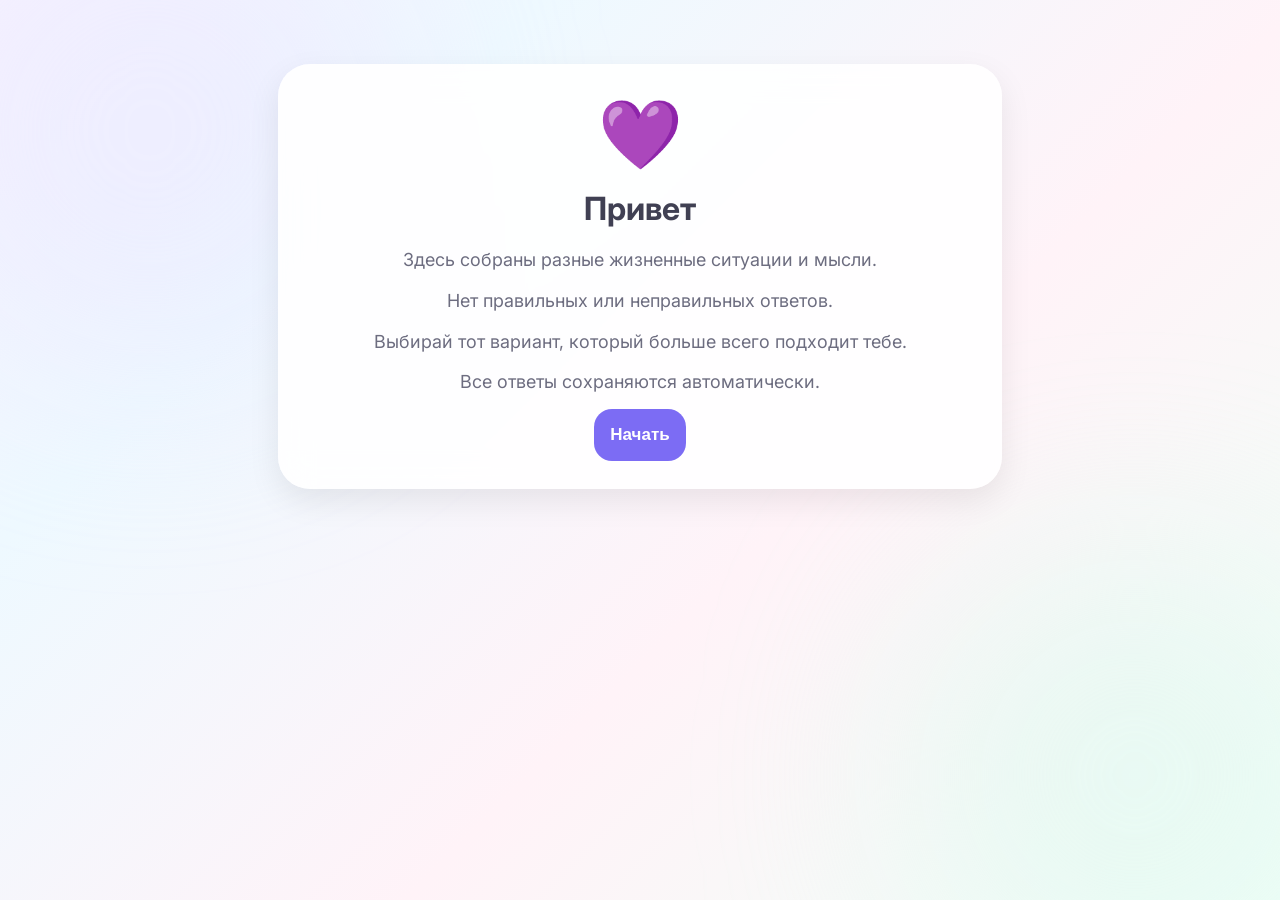
<file: index2.html>
<!doctype html>
<html lang="ru">
  <head>
    <meta charset="UTF-8" />
    <meta
      name="viewport"
      content="width=device-width, initial-scale=1.0, maximum-scale=1.0"
    />

    <title>Небольшой опрос EDI-2 💜</title>

    <meta name="description" content="Небольшой анонимный опрос 2" />

    <meta name="theme-color" content="#E9E4FF" />

    <link rel="preconnect" href="https://fonts.googleapis.com" />
    <link rel="preconnect" href="https://fonts.gstatic.com" crossorigin />

    <link
      href="https://fonts.googleapis.com/css2?family=Inter:wght@400;500;600;700&display=swap"
      rel="stylesheet"
    />

    <link rel="stylesheet" href="style.css" />
  </head>

  <body>
    <div class="background-gradient"></div>

  
    <main id="app">
      <!-- Экран приветствия -->
      <section id="welcome-screen" class="screen active">
        <div class="card welcome-card">
          <div class="welcome-icon">💜</div>

          <h1>Привет</h1>

          <p class="welcome-text">
            Здесь собраны разные жизненные ситуации и мысли.
          </p>

          <p class="welcome-text">Нет правильных или неправильных ответов.</p>

          <p class="welcome-text">
            Выбирай тот вариант, который больше всего подходит тебе.
          </p>

          <p class="welcome-text">Все ответы сохраняются автоматически.</p>

          <button id="start-btn" class="primary-btn" onclick="render()">Начать</button>
        </div>
      </section>

      <!-- Экран опроса -->
      <section id="survey-screen" class="screen">
        <div class="survey-container">
          <div class="top-panel">
            <div class="progress-header">
              <span id="question-counter"> Вопрос 1 из 63 </span>

              <span id="save-indicator"> ✓ Сохранено </span>
            </div>

            <div class="progress-track">
              <div id="progress-bar" class="progress-bar"></div>
            </div>
          </div>

          <div id="support-message" class="support-message hidden"></div>

          <div id="question-card" class="card question-card">
            <div class="question-illustration">🌱</div>

            <div id="question-text" class="question-text">Загрузка...</div>
          </div>

          <div class="answers">
            <button class="answer-btn answer-soft" data-value="1">
              😌 Никогда 
            </button>

            <button class="answer-btn answer-soft" data-value="2">
              😌 Редко
            </button>

            <button class="answer-btn answer-medium" data-value="3">
              🙂 Иногда
            </button>

            <button class="answer-btn answer-medium" data-value="4">
              🙂 Часто
            </button>

            <button class="answer-btn answer-strong" data-value="5">
              😟 Обычно 
            </button>

            <button class="answer-btn answer-strong" data-value="6">
              😟 Всегда
            </button>
          </div>

          <div class="navigation">
            <button id="back-btn" class="secondary-btn">Назад</button>

            <button id="next-btn" class="primary-btn">Далее</button>
          </div>
        </div>
      </section>

      <!-- Экран завершения -->
      <section id="finish-screen" class="screen">
        <div class="card finish-card">
          <div class="finish-icon">✨</div>

          <h1>Спасибо за ответы! 💜</h1>

          <p>Твои ответы успешно сохранены.</p>

          <div class="finish-note">🌱 Благодарим за участие.</div>
        </div>
      </section>
    </main>

    <div id="loading-overlay" class="loading-overlay hidden">
      <div class="loading-card">Сохранение...</div>
    </div>

    <script src="app2.js"></script>
  </body>
</html>
</file>
<file: style.css>
/* ========================================
   TEEN SURVEY UI
   Pastel Mobile Design
======================================== */

:root {
  --lavender: #e9e4ff;
  --lavender-dark: #cfc4ff;

  --mint: #dff8ee;
  --mint-dark: #beefd8;

  --pink: #ffe4f1;
  --pink-dark: #ffc9e4;

  --sky: #e7f4ff;
  --sky-dark: #cde8ff;

  --white: #ffffff;

  --text: #404053;
  --text-soft: #6d6d80;

  --primary: #7c6cf4;
  --primary-hover: #6a59ec;

  --shadow: 0 12px 32px rgba(0, 0, 0, 0.08);

  --shadow-soft: 0 6px 18px rgba(0, 0, 0, 0.05);

  --radius-xl: 32px;
  --radius-lg: 24px;
  --radius-md: 18px;
  --radius-sm: 14px;

  --transition: all 0.25s ease;
}

/* ========================================
   RESET
======================================== */

* {
  box-sizing: border-box;
  margin: 0;
  padding: 0;
}

html {
  height: 100%;
  scroll-behavior: smooth;
}

body {
  min-height: 100vh;

  font-family: "Inter", sans-serif;

  color: var(--text);

  overflow-x: hidden;

  position: relative;
}

/* ========================================
   BACKGROUND
======================================== */

.background-gradient {
  position: fixed;

  inset: 0;

  background: linear-gradient(
    135deg,
    #f7f4ff 0%,
    #eef9ff 25%,
    #fff3f8 60%,
    #f0fff8 100%
  );

  z-index: -10;
}

.background-gradient::before {
  content: "";

  position: absolute;

  width: 500px;
  height: 500px;

  border-radius: 50%;

  background: rgba(233, 228, 255, 0.45);

  filter: blur(100px);

  top: -120px;
  left: -100px;
}

.background-gradient::after {
  content: "";

  position: absolute;

  width: 450px;
  height: 450px;

  border-radius: 50%;

  background: rgba(223, 248, 238, 0.55);

  filter: blur(100px);

  right: -80px;
  bottom: -100px;
}

/* ========================================
   FLOATING SVG
======================================== */

.floating {
  position: fixed;

  pointer-events: none;

  opacity: 0.55;

  z-index: -1;
}

.floating img {
  width: 100%;
  height: auto;

  display: block;
}

.floating-1 {
  width: 120px;

  top: 40px;
  left: 20px;

  animation: floatCloud 9s ease-in-out infinite;
}

.floating-2 {
  width: 80px;

  top: 140px;
  right: 25px;

  animation: floatStars 8s ease-in-out infinite;
}

.floating-3 {
  width: 90px;

  bottom: 80px;
  right: 30px;

  animation: floatSprout 10s ease-in-out infinite;
}

@keyframes floatCloud {
  0%,
  100% {
    transform: translateY(0px);
  }

  50% {
    transform: translateY(-14px);
  }
}

@keyframes floatStars {
  0%,
  100% {
    transform: translateY(0px) rotate(0deg);
  }

  50% {
    transform: translateY(-10px) rotate(8deg);
  }
}

@keyframes floatSprout {
  0%,
  100% {
    transform: translateY(0px);
  }

  50% {
    transform: translateY(-12px);
  }
}

/* ========================================
   MAIN
======================================== */

#app {
  width: 100%;
  max-width: 760px;

  margin: 0 auto;

  padding: 24px 18px 60px;
}

.screen {
  display: none;
}

.screen.active {
  display: block;
}

/* ========================================
   CARD
======================================== */

.card {
  background: rgba(255, 255, 255, 0.9);

  backdrop-filter: blur(16px);

  border-radius: var(--radius-xl);

  box-shadow: var(--shadow);

  padding: 28px;

  animation: fadeSlide 0.35s ease;
}

@keyframes fadeSlide {
  from {
    opacity: 0;

    transform: translateY(18px);
  }

  to {
    opacity: 1;

    transform: translateY(0);
  }
}

/* ========================================
   WELCOME
======================================== */

.welcome-card {
  margin-top: 40px;

  text-align: center;
}

.welcome-icon {
  font-size: 68px;

  margin-bottom: 14px;

  animation: pulseHeart 3s infinite;
}

@keyframes pulseHeart {
  0%,
  100% {
    transform: scale(1);
  }

  50% {
    transform: scale(1.08);
  }
}

.welcome-card h1 {
  font-size: 32px;

  margin-bottom: 18px;
}

.welcome-text {
  font-size: 18px;

  line-height: 1.6;

  color: var(--text-soft);

  margin-bottom: 12px;
}

/* ========================================
   TOP PANEL
======================================== */

.top-panel {
  margin-bottom: 18px;
}

.progress-header {
  display: flex;

  justify-content: space-between;

  align-items: center;

  margin-bottom: 10px;

  font-size: 15px;

  color: var(--text-soft);
}

#save-indicator {
  color: #31a66a;

  font-weight: 600;
}

.progress-track {
  width: 100%;
  height: 12px;

  border-radius: 999px;

  overflow: hidden;

  background: #ececf8;
}

.progress-bar {
  width: 0%;

  height: 100%;

  border-radius: 999px;

  background: linear-gradient(90deg, #8a7bff, #6ec7ff);

  transition: width 0.35s ease;
}

/* ========================================
   QUESTION
======================================== */

.question-card {
  text-align: center;
}

.question-illustration {
  font-size: 48px;

  margin-bottom: 14px;
}

.question-text {
  font-size: 22px;

  line-height: 1.6;

  font-weight: 500;
}

/* ========================================
   SUPPORT MESSAGE
======================================== */

.support-message {
  margin-bottom: 18px;

  padding: 14px;

  background: linear-gradient(135deg, var(--lavender), var(--mint));

  border-radius: var(--radius-md);

  text-align: center;

  font-weight: 600;
}

.hidden {
  display: none !important;
}

/* ========================================
   ANSWERS
======================================== */

.answers {
  margin-top: 18px;

  display: flex;

  flex-direction: column;

  gap: 12px;
}

.answer-btn {
  border: none;

  cursor: pointer;

  font-size: 18px;

  font-weight: 600;

  padding: 18px 20px;

  border-radius: var(--radius-lg);

  transition: var(--transition);

  box-shadow: var(--shadow-soft);
}

.answer-soft {
  background: var(--sky);
}

.answer-medium {
  background: var(--mint);
}

.answer-strong {
  background: var(--pink);
}

.answer-btn:hover {
  transform: translateY(-2px);

  box-shadow: 0 12px 20px rgba(0, 0, 0, 0.08);
}

.answer-btn:active {
  transform: scale(0.98);
}

/* ========================================
   NAVIGATION
======================================== */

.navigation {
  margin-top: 22px;

  display: flex;

  gap: 12px;
}

.primary-btn,
.secondary-btn {
  flex: 1;

  border: none;

  cursor: pointer;

  font-size: 17px;

  font-weight: 600;

  border-radius: var(--radius-md);

  padding: 16px;
}

.primary-btn {
  background: var(--primary);

  color: white;
}

.primary-btn:hover {
  background: var(--primary-hover);
}

.secondary-btn {
  background: white;
}

/* ========================================
   FINISH
======================================== */

.finish-card {
  margin-top: 40px;

  text-align: center;
}

.finish-icon {
  font-size: 64px;

  margin-bottom: 18px;
}

.finish-card h1 {
  margin-bottom: 12px;
}

.finish-card p {
  color: var(--text-soft);

  font-size: 18px;
}

.finish-note {
  margin-top: 18px;

  padding: 14px;

  border-radius: var(--radius-md);

  background: var(--mint);
}

/* ========================================
   LOADING
======================================== */

.loading-overlay {
  position: fixed;

  inset: 0;

  background: rgba(255, 255, 255, 0.7);

  backdrop-filter: blur(4px);

  display: flex;

  justify-content: center;

  align-items: center;
}

.loading-card {
  background: white;

  padding: 18px 24px;

  border-radius: var(--radius-lg);

  box-shadow: var(--shadow);
}

/* ========================================
   MOBILE
======================================== */

@media (max-width: 768px) {
  #app {
    padding: 16px 14px 40px;
  }

  .card {
    padding: 22px;
  }

  .question-text {
    font-size: 20px;
  }

  .answer-btn {
    font-size: 17px;
  }

  .floating-1 {
    width: 90px;
  }

  .floating-2 {
    width: 65px;
  }

  .floating-3 {
    width: 70px;
  }
}

@media (max-width: 480px) {
  .welcome-card h1 {
    font-size: 28px;
  }

  .welcome-text {
    font-size: 16px;
  }

  .question-text {
    font-size: 18px;
  }

  .answer-btn {
    font-size: 16px;

    padding: 16px;
  }

  .navigation {
    flex-direction: column;
  }
}

/* =========================
   SVG SPRITE ANIMATION
========================= */

.svg-sprout {
  width: 70px;
  height: 70px;
}

.stem {
  fill: none;
  stroke: #7c6cf4;
  stroke-width: 4;
  stroke-linecap: round;
  animation: growStem 1.5s ease-in-out infinite alternate;
}

.leaf {
  fill: #dff8ee;
  stroke: #7c6cf4;
  stroke-width: 2;
  transform-origin: center;
  animation: breatheLeaf 2.5s ease-in-out infinite;
}

.leaf-right {
  animation-delay: 0.2s;
}

.bud {
  fill: #ffe4f1;
  stroke: #7c6cf4;
  stroke-width: 2;
  animation: pulseBud 2s ease-in-out infinite;
}

/* animations */

@keyframes growStem {
  0% {
    transform: translateY(6px);
  }
  100% {
    transform: translateY(0px);
  }
}

@keyframes breatheLeaf {
  0%,
  100% {
    transform: scale(1);
  }
  50% {
    transform: scale(1.08);
  }
}

@keyframes pulseBud {
  0%,
  100% {
    transform: scale(1);
  }
  50% {
    transform: scale(1.2);
  }
}
</file>
